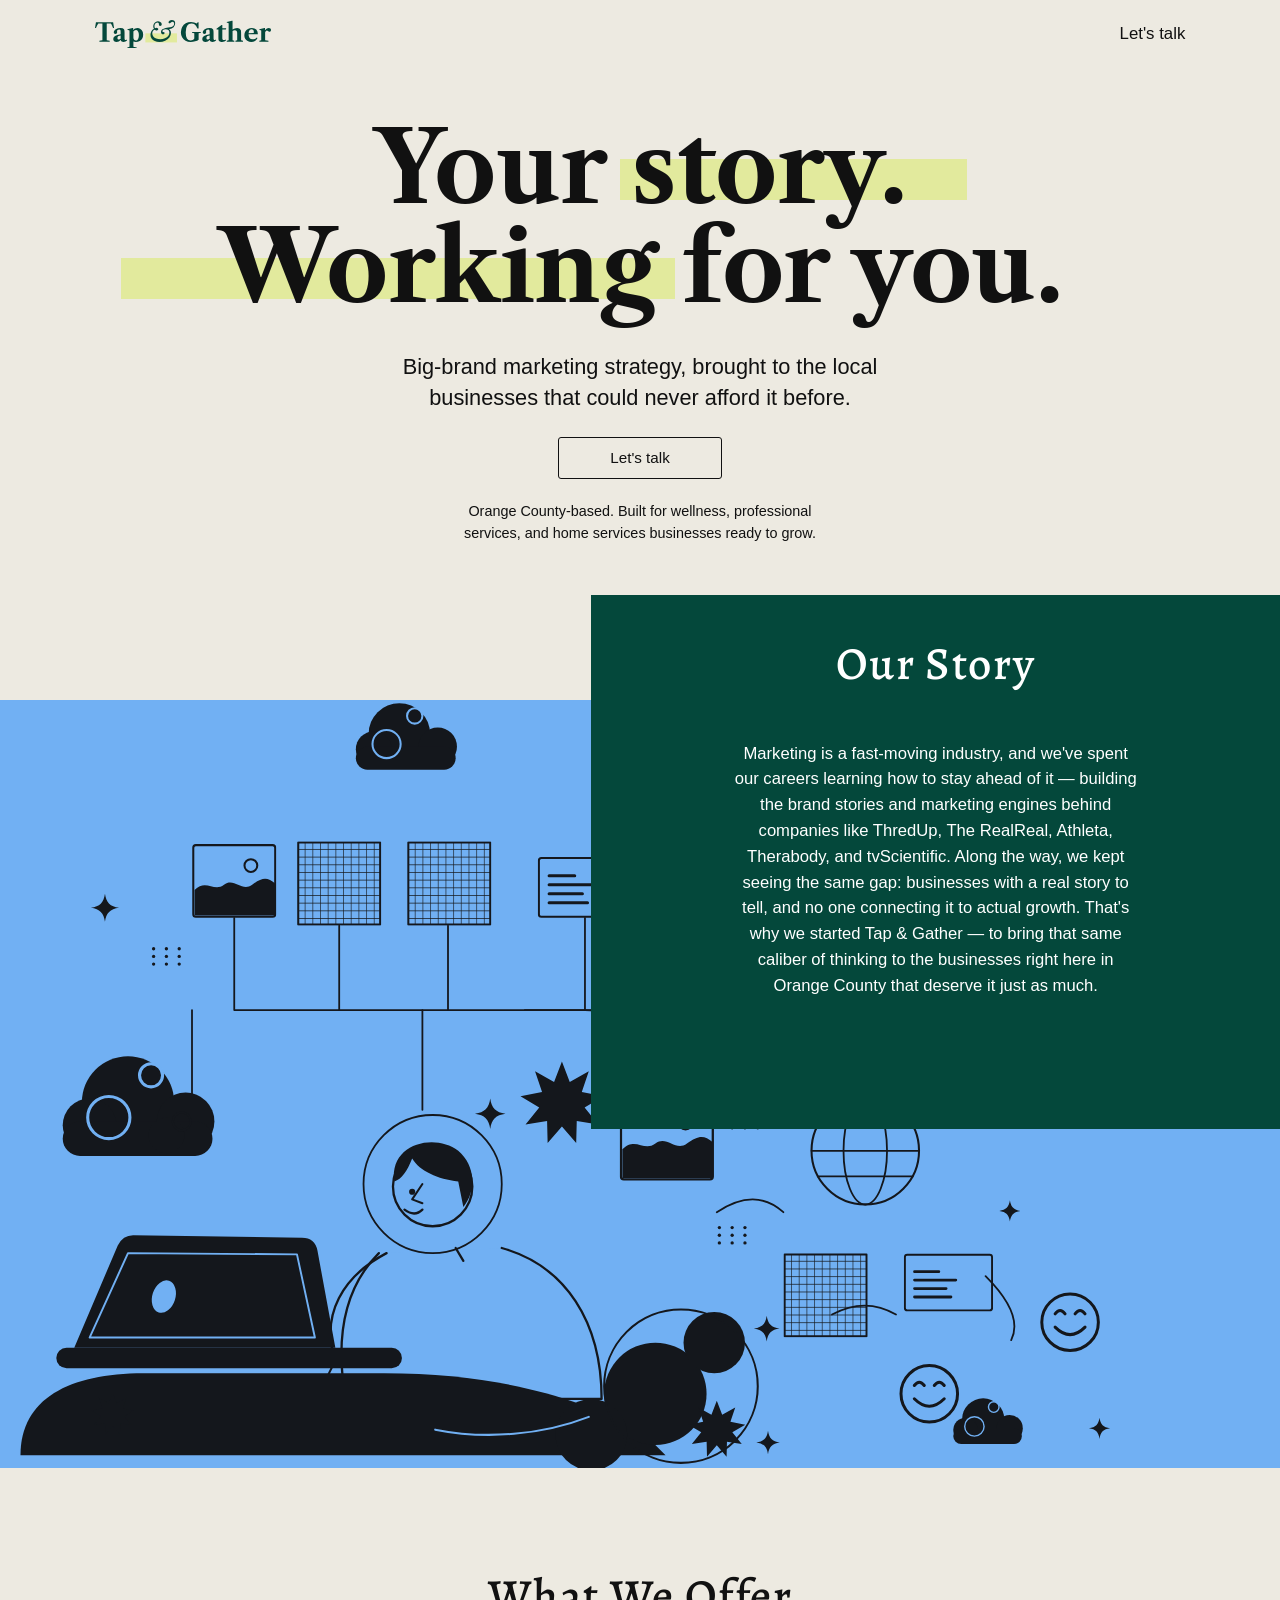
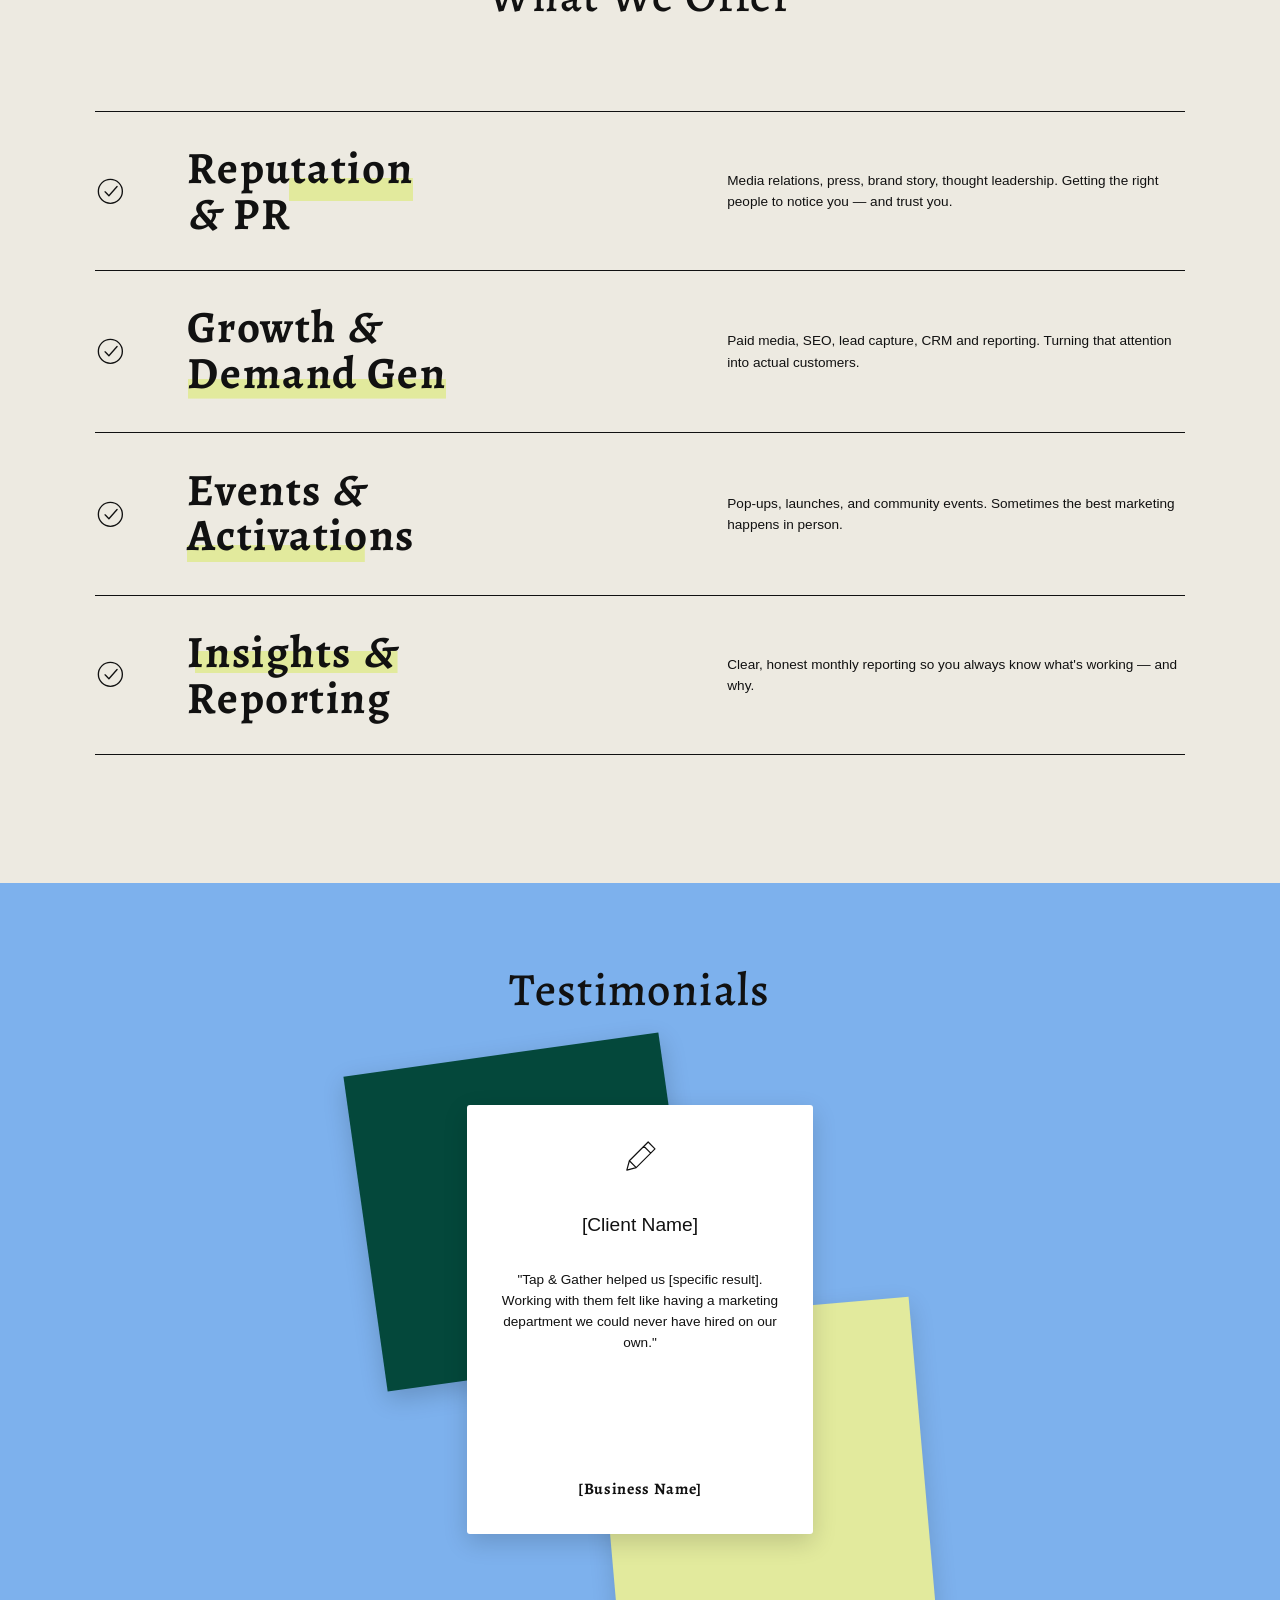
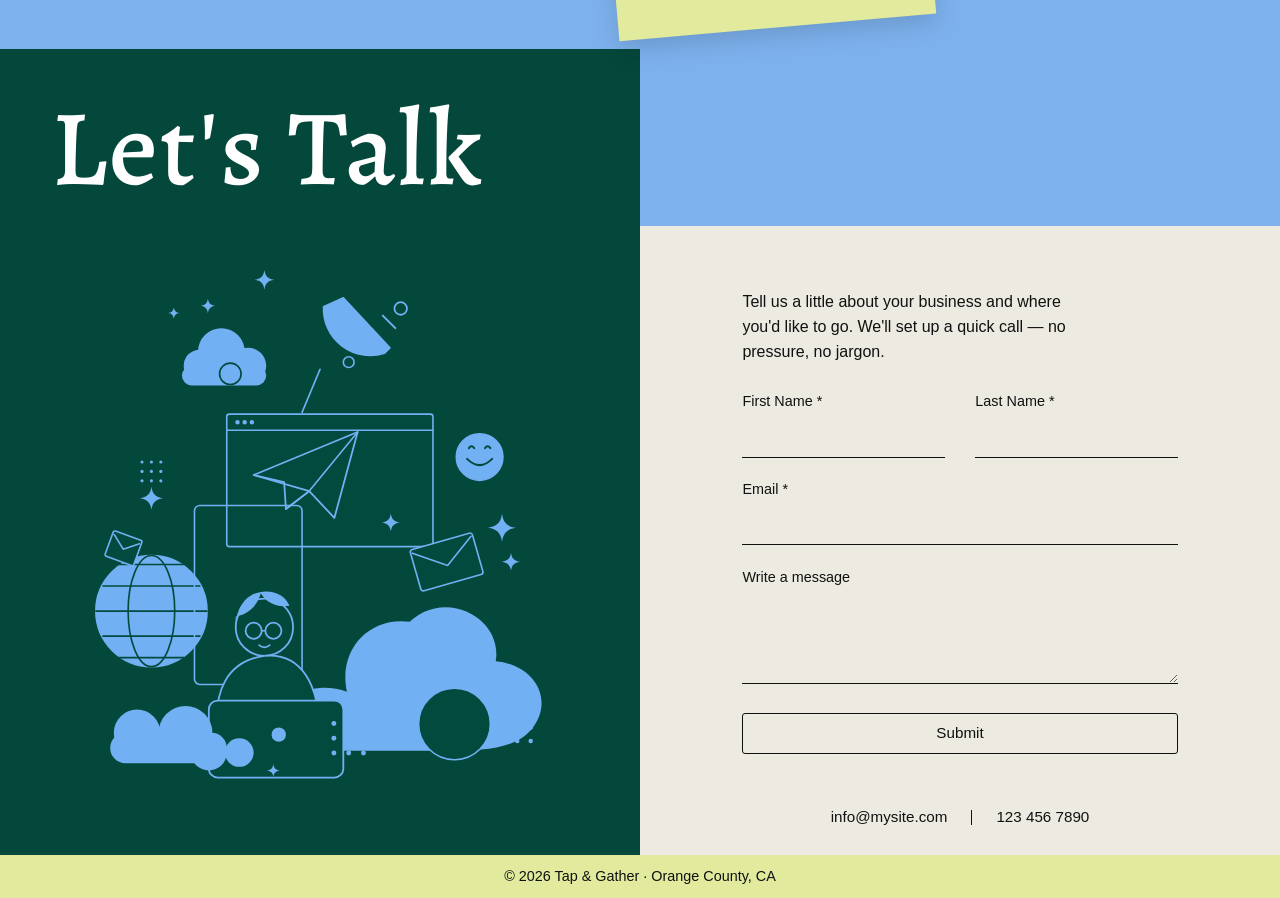
<file: index.html>
<!doctype html>
<html lang="en">
<head>
  <meta charset="utf-8">
  <meta name="viewport" content="width=device-width, initial-scale=1">
  <title>Tap &amp; Gather | Your story. Working for you.</title>
  <meta name="description" content="Big-brand marketing strategy for local businesses: PR, growth and events from an Orange County team.">
  <meta name="theme-color" content="#edeae1">
  <link rel="icon" href="favicon.ico" sizes="48x48">
  <link rel="icon" href="favicon.svg" type="image/svg+xml">
  <link rel="apple-touch-icon" href="apple-touch-icon.png">
  <link rel="preload" href="libre-caslon-text-latin-700-normal.woff2" as="font" type="font/woff2" crossorigin>
  <link rel="stylesheet" href="styles.css">
</head>
<body>
  <a class="skip-link" href="#main">Skip to content</a>

  <header class="site-header">
    <a class="logo" href="#top" aria-label="Tap &amp; Gather, home"><img src="logo-wordmark.svg" alt="" width="838" height="133"></a>
    <nav class="site-nav" aria-label="Main">
      <a href="#contact">Let's talk</a>
    </nav>
  </header>

  <main id="main">

    <!-- Hero -->
    <section class="hero" id="top">
      <h1 class="hero__title">
        <span class="hero__line">Your <span class="hero__hl hero__hl--r">story.</span></span>
        <span class="hero__line"><span class="hero__hl hero__hl--l">Working</span> <br class="hero__br">for you.</span>
      </h1>
      <p class="hero__sub">Big-brand marketing strategy, brought to the local businesses that could never afford it before.</p>
      <a class="btn btn--outline hero__cta" href="#contact">Let's talk</a>
      <p class="hero__note">Orange County-based. Built for wellness, professional services, and home services businesses ready to grow.</p>
    </section>

    <!-- Our Story -->
    <section class="story" aria-labelledby="story-title">
      <div class="story__card">
        <h2 id="story-title" class="h-section h-section--light">Our Story</h2>
        <p>Marketing is a fast-moving industry, and we've spent our careers learning how to stay ahead of it — building the brand stories and marketing engines behind companies like ThredUp, The RealReal, Athleta, Therabody, and tvScientific. Along the way, we kept seeing the same gap: businesses with a real story to tell, and no one connecting it to actual growth. That's why we started Tap &amp; Gather — to bring that same caliber of thinking to the businesses right here in Orange County that deserve it just as much.</p>
      </div>
      <div class="story__band">
        <img class="story__art" src="illustration-story.svg" alt="" width="900" height="620" loading="lazy">
      </div>
    </section>

    <!-- What We Offer -->
    <section class="offer" aria-labelledby="offer-title">
      <h2 id="offer-title" class="h-section">What We Offer</h2>
      <ul class="offer__list">
        <li class="offer__item">
          <svg class="offer__check" viewBox="0 0 32 32" aria-hidden="true"><circle cx="16" cy="16" r="12.500"/><path d="M10.500 16.500l4 4L23 11"/></svg>
          <h3 class="offer__name"><span class="hl hl--a">Reputation</span><br><span class="amp">&amp;</span> PR</h3>
          <p>Media relations, press, brand story, thought leadership. Getting the right people to notice you — and trust you.</p>
        </li>
        <li class="offer__item">
          <svg class="offer__check" viewBox="0 0 32 32" aria-hidden="true"><circle cx="16" cy="16" r="12.500"/><path d="M10.500 16.500l4 4L23 11"/></svg>
          <h3 class="offer__name">Growth <span class="amp">&amp;</span><br><span class="hl hl--b">Demand Gen</span></h3>
          <p>Paid media, SEO, lead capture, CRM and reporting. Turning that attention into actual customers.</p>
        </li>
        <li class="offer__item">
          <svg class="offer__check" viewBox="0 0 32 32" aria-hidden="true"><circle cx="16" cy="16" r="12.500"/><path d="M10.500 16.500l4 4L23 11"/></svg>
          <h3 class="offer__name">Events <span class="amp">&amp;</span><br><span class="hl hl--c">Activations</span></h3>
          <p>Pop-ups, launches, and community events. Sometimes the best marketing happens in person.</p>
        </li>
        <li class="offer__item">
          <svg class="offer__check" viewBox="0 0 32 32" aria-hidden="true"><circle cx="16" cy="16" r="12.500"/><path d="M10.500 16.500l4 4L23 11"/></svg>
          <h3 class="offer__name"><span class="hl hl--d">Insights <span class="amp">&amp;</span></span><br>Reporting</h3>
          <p>Clear, honest monthly reporting so you always know what's working — and why.</p>
        </li>
      </ul>
    </section>

    <!-- Testimonials -->
    <section class="testimonials" aria-labelledby="testimonials-title" aria-roledescription="carousel">
      <h2 id="testimonials-title" class="h-section">Testimonials</h2>

      <div class="testimonials__stage">
        <button class="arrow arrow--prev" type="button" aria-label="Previous testimonial">
          <svg viewBox="0 0 16 32" aria-hidden="true"><path d="M13 3L3 16l10 13"/></svg>
        </button>

        <div class="testimonials__frame">
          <span class="sq sq--green" aria-hidden="true"></span>
          <span class="sq sq--lime" aria-hidden="true"></span>

          <ul class="testimonials__slides" aria-live="polite">
            <li class="t-card" data-slide>
              <svg class="t-card__icon" viewBox="0 0 48 48" aria-hidden="true"><path d="M8 40l3-11L33 7l8 8L19 37 8 40Zm3-11l8 8M28 12l8 8M8 40l4.500-1.200"/></svg>
              <p class="t-card__name">[Client Name]</p>
              <p class="t-card__quote">"Tap &amp; Gather helped us [specific result]. Working with them felt like having a marketing department we could never have hired on our own."</p>
              <p class="t-card__biz">[Business Name]</p>
            </li>
          </ul>
        </div>

        <button class="arrow arrow--next" type="button" aria-label="Next testimonial">
          <svg viewBox="0 0 16 32" aria-hidden="true"><path d="M3 3l10 13L3 29"/></svg>
        </button>
      </div>
    </section>

    <!-- Contact -->
    <section class="contact" id="contact" aria-labelledby="contact-title">
      <div class="contact__left">
        <h2 id="contact-title" class="contact__title">Let's Talk</h2>
        <img class="contact__art" src="illustration-contact.svg" alt="" width="600" height="640" loading="lazy">
      </div>

      <div class="contact__right">
        <div class="contact__blue" aria-hidden="true"></div>
        <div class="contact__panel">
          <p class="contact__intro">Tell us a little about your business and where you'd like to go. We'll set up a quick call — no pressure, no jargon.</p>
          <form class="form" name="contact" method="POST" action="/thanks.html" data-netlify="true" netlify-honeypot="bot-field">
            <input type="hidden" name="form-name" value="contact">
            <p class="form__trap" aria-hidden="true">
              <label>Leave this empty <input name="bot-field" tabindex="-1" autocomplete="off"></label>
            </p>

            <div class="form__row">
              <div class="field">
                <label for="first-name">First Name <span aria-hidden="true">*</span></label>
                <input id="first-name" name="first-name" type="text" autocomplete="given-name" required>
              </div>
              <div class="field">
                <label for="last-name">Last Name <span aria-hidden="true">*</span></label>
                <input id="last-name" name="last-name" type="text" autocomplete="family-name" required>
              </div>
            </div>

            <div class="field">
              <label for="email">Email <span aria-hidden="true">*</span></label>
              <input id="email" name="email" type="email" autocomplete="email" required>
            </div>

            <div class="field field--message">
              <label for="message">Write a message</label>
              <textarea id="message" name="message" rows="3"></textarea>
            </div>

            <button class="btn btn--outline btn--block" type="submit">Submit</button>
            <p class="form__status" role="status" aria-live="polite" hidden></p>
          </form>

          <p class="contact__info">
            <a href="mailto:info@mysite.com">info@mysite.com</a>
            <span class="contact__sep" aria-hidden="true"></span>
            <a href="tel:+11234567890">123 456 7890</a>
          </p>
        </div>
      </div>
    </section>
  </main>

  <footer class="site-footer">
    <p>&copy; <span id="year">2026</span> Tap &amp; Gather &middot; Orange County, CA</p>
  </footer>

  <script src="script.js"></script>
</body>
</html>
</file>
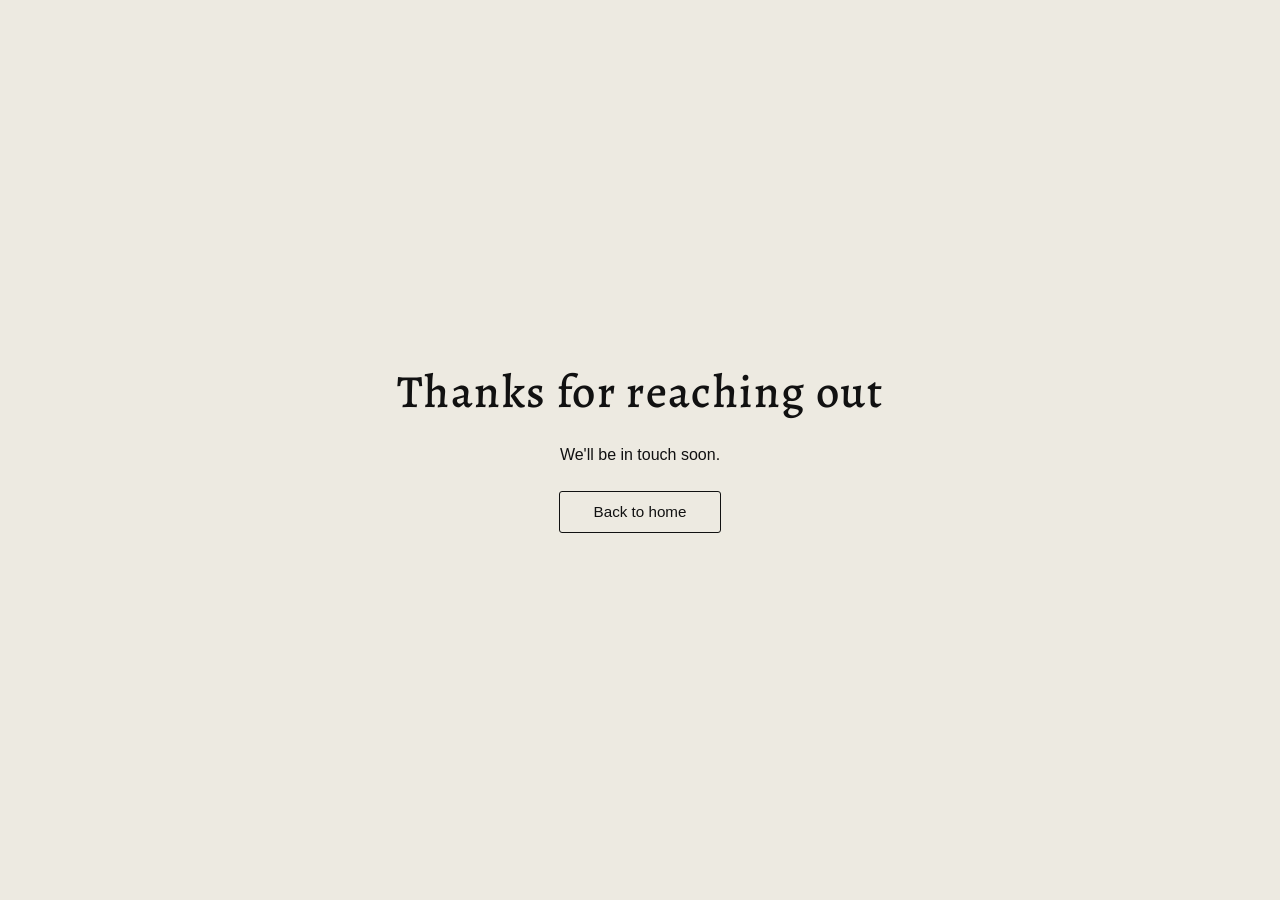
<file: thanks.html>
<!doctype html>
<html lang="en">
<head>
  <meta charset="utf-8">
  <meta name="viewport" content="width=device-width, initial-scale=1">
  <title>Thanks | Tap &amp; Gather</title>
  <meta name="robots" content="noindex">
  <link rel="icon" href="favicon.ico" sizes="48x48">
  <link rel="icon" href="favicon.svg" type="image/svg+xml">
  <link rel="apple-touch-icon" href="apple-touch-icon.png">
  <link rel="stylesheet" href="styles.css">
</head>
<body class="thanks">
  <main class="thanks__main">
    <h1 class="h-section">Thanks for reaching out</h1>
    <p>We'll be in touch soon.</p>
    <a class="btn btn--outline" href="/">Back to home</a>
  </main>
</body>
</html>
</file>
<file: styles.css>
/* ==========================================================================
   Tap & Gather — one-page site
   Palette, type and spacing tokens live at the top. Edit them here.
   ========================================================================== */

@font-face {
  font-family: "Libre Caslon Text";
  src: url("libre-caslon-text-latin-400-normal.woff2") format("woff2");
  font-weight: 400;
  font-display: swap;
}
@font-face {
  font-family: "Libre Caslon Text";
  src: url("libre-caslon-text-latin-700-normal.woff2") format("woff2");
  font-weight: 700;
  font-display: swap;
}
@font-face {
  font-family: "Alegreya";
  src: url("alegreya-latin-500-normal.woff2") format("woff2");
  font-weight: 500;
  font-display: swap;
}
@font-face {
  font-family: "Alegreya";
  src: url("alegreya-latin-700-normal.woff2") format("woff2");
  font-weight: 700;
  font-display: swap;
}

:root {
  --cream: #edeae1;
  --green: #04483b;
  --blue: #71b0f3;
  --blue-soft: #7db1ed;
  --lime: #e2ea9d;
  --ink: #111111;
  --white: #ffffff;

  --font-display: "Libre Caslon Text", "Iowan Old Style", Georgia, serif;
  --font-heading: "Alegreya", "Iowan Old Style", Georgia, serif;
  --font-body: "Helvetica Neue", Helvetica, Arial, sans-serif;

  --gutter: clamp(1.25rem, 7.4vw, 7rem);
  --header-h: 4.25rem;
}

*, *::before, *::after { box-sizing: border-box; }

html {
  scroll-behavior: smooth;
  scroll-padding-top: var(--header-h);
  -webkit-text-size-adjust: 100%;
}

body {
  margin: 0;
  background: var(--cream);
  color: var(--ink);
  font-family: var(--font-body);
  font-weight: 300;
  font-size: 1rem;
  line-height: 1.6;
  -webkit-font-smoothing: antialiased;
}

img, svg { display: block; max-width: 100%; }
a { color: inherit; }
p { margin: 0; }
ul { margin: 0; padding: 0; list-style: none; }
h1, h2, h3 { margin: 0; font-weight: 500; }

:focus-visible {
  outline: 2px solid var(--ink);
  outline-offset: 3px;
}
.contact__left :focus-visible,
.story__card :focus-visible { outline-color: var(--white); }

.skip-link {
  position: absolute;
  left: 1rem;
  top: -4rem;
  z-index: 100;
  padding: .6rem 1rem;
  background: var(--ink);
  color: var(--white);
  text-decoration: none;
}
.skip-link:focus { top: 1rem; }

/* --------------------------------------------------------------------------
   Shared bits
   -------------------------------------------------------------------------- */

.h-section {
  font-family: var(--font-heading);
  font-weight: 500;
  font-size: clamp(2rem, 3.6vw, 3.4rem);
  letter-spacing: .03em;
  line-height: 1.1;
  text-align: center;
}
.h-section--light { color: var(--white); }

.btn {
  display: inline-block;
  padding: .7em 2.2em;
  border: 1px solid var(--ink);
  border-radius: 3px;
  background: transparent;
  color: var(--ink);
  font: inherit;
  font-size: .95rem;
  font-weight: 300;
  line-height: 1.2;
  text-align: center;
  text-decoration: none;
  cursor: pointer;
  transition: background-color .2s ease, color .2s ease;
}
.btn:hover { background: var(--ink); color: var(--cream); }
.btn--block { display: block; width: 100%; }

/* --------------------------------------------------------------------------
   Header
   -------------------------------------------------------------------------- */

.site-header {
  position: sticky;
  top: 0;
  z-index: 50;
  display: flex;
  align-items: center;
  justify-content: space-between;
  gap: 1.5rem;
  min-height: var(--header-h);
  padding: 0 var(--gutter);
  background: var(--cream);
}

.logo { display: block; flex: none; line-height: 0; }
.logo img { display: block; height: 1.75rem; width: auto; }

.site-nav {
  display: flex;
  align-items: center;
  gap: clamp(1rem, 2.4vw, 2.2rem);
  font-size: 1.05rem;
}
.site-nav a { text-decoration: none; }
.site-nav a:hover { text-decoration: underline; text-underline-offset: 4px; }

/* --------------------------------------------------------------------------
   Hero
   -------------------------------------------------------------------------- */

.hero {
  padding: clamp(1.5rem, 4vw, 4rem) var(--gutter) 0;
  text-align: center;
}

.hero__title {
  isolation: isolate;
  font-family: var(--font-display);
  font-weight: 700;
  font-size: clamp(2.4rem, 7.6vw, 7.5rem);
  line-height: 1.02;
  letter-spacing: -.005em;
}

.hero__line {
  display: block;
  width: fit-content;
  margin-inline: auto;
}
.hero__br { display: none; }

/* Lime marker bar sits behind one word per line, overshooting the edge */
.hero__hl {
  position: relative;
  display: inline-block;
}
.hero__hl::before {
  content: "";
  position: absolute;
  z-index: -1;
  top: 40%;
  height: .42em;
  background: var(--lime);
}
.hero__hl--r::before { left: -4%; right: -22%; }
.hero__hl--l::before { left: -22%; right: -4%; }

.hero__sub {
  max-width: 44ch;
  margin: clamp(1.25rem, 2.6vw, 2.75rem) auto clamp(1rem, 1.8vw, 1.6rem);
  font-size: clamp(1.05rem, 1.7vw, 1.6rem);
  line-height: 1.45;
}

.hero__cta { padding-inline: 3.4em; }

.hero__note {
  max-width: 46ch;
  margin: 1.4rem auto 0;
  font-size: .9rem;
  line-height: 1.5;
}

/* --------------------------------------------------------------------------
   My Story
   A cream gap sits above the blue band; the green card straddles both.
   -------------------------------------------------------------------------- */

.story {
  position: relative;
  padding-top: clamp(2.5rem, 8.2vw, 8rem);
  margin-top: clamp(1.5rem, 4vw, 4rem);
}

.story__band {
  position: relative;
  height: clamp(26rem, 60vw, 56rem);
  background: var(--blue);
  overflow: hidden;
}
.story__art {
  position: absolute;
  left: 0;
  bottom: 0;
  width: min(90%, 76rem);
  height: auto;
}

.story__card {
  position: absolute;
  z-index: 2;
  top: 0;
  right: 0;
  width: 53.8%;
  min-height: clamp(18rem, 41.7vw, 40rem);
  padding: clamp(1.5rem, 3.4vw, 3.4rem) clamp(1.5rem, 6vw, 6rem);
  background: var(--green);
  color: var(--white);
  text-align: center;
}
.story__card p {
  max-width: 44ch;
  margin: clamp(1.5rem, 4vw, 4rem) auto 0;
  font-size: clamp(1rem, 1.3vw, 1.3rem);
  line-height: 1.55;
}

/* --------------------------------------------------------------------------
   What I Offer
   -------------------------------------------------------------------------- */

.offer {
  padding: clamp(3.5rem, 8vw, 8rem) var(--gutter) clamp(4rem, 10vw, 10rem);
}

.offer__list {
  margin-top: clamp(2.5rem, 7vw, 7rem);
  border-bottom: 1px solid var(--ink);
}

.offer__item {
  display: grid;
  grid-template-columns: 8.5% 1fr 42%;
  align-items: center;
  padding: clamp(1.25rem, 2.6vw, 2.75rem) 0;
  border-top: 1px solid var(--ink);
}

.offer__check {
  width: clamp(1.5rem, 2.4vw, 2.25rem);
  height: auto;
  fill: none;
  stroke: var(--ink);
  stroke-width: 1.4;
  stroke-linecap: round;
  stroke-linejoin: round;
}

.offer__name {
  font-family: var(--font-heading);
  font-weight: 700;
  font-size: clamp(1.7rem, 3.5vw, 3.3rem);
  line-height: 1.02;
  letter-spacing: .035em;
  max-width: 6.6em;
}
.offer__name .amp { font-style: italic; margin-right: .06em; }

.offer__item p {
  font-size: clamp(.85rem, 1.05vw, 1.05rem);
  line-height: 1.55;
}

/* Lime marker strokes: each one sits differently, like a hand-swiped highlighter */
.hl {
  background-repeat: no-repeat;
  background-image: linear-gradient(var(--lime), var(--lime));
  background-size: var(--hl-w, 100%) var(--hl-h, 38%);
  background-position: var(--hl-x, 0) var(--hl-y, 96%);
  padding-bottom: .08em;
}
.hl--a { --hl-w: 55%; --hl-x: 100%; --hl-y: 100%; --hl-h: 36%; }
.hl--b { --hl-w: 108%; --hl-x: -4% ; --hl-y: 100%; --hl-h: 40%; display: inline-block; }
.hl--c { --hl-w: 78%; --hl-x: 0; --hl-y: 100%; --hl-h: 34%; display: inline-block; }
.hl--d { --hl-w: 96%; --hl-x: 100%; --hl-y: 70%; --hl-h: 34%; }

/* --------------------------------------------------------------------------
   Testimonials
   -------------------------------------------------------------------------- */

.testimonials {
  padding: clamp(3rem, 6.4vw, 6.5rem) var(--gutter) clamp(4rem, 9vw, 9rem);
  background: var(--blue-soft);
}

.testimonials__stage {
  display: flex;
  align-items: center;
  justify-content: space-between;
  margin-top: clamp(3.75rem, 7vw, 6.5rem);
}

.testimonials__frame {
  position: relative;
  width: clamp(16.5rem, 27vw, 26rem);
  margin-inline: auto;
}

.sq { position: absolute; z-index: 0; }
.sq--green {
  width: 92%;
  aspect-ratio: 1;
  left: -30%;
  top: -12%;
  background: var(--green);
  transform: rotate(-8deg);
  box-shadow: 0 .5rem 1.5rem rgb(0 0 0 / .18);
}
.sq--lime {
  width: 92%;
  aspect-ratio: 1;
  right: -32%;
  bottom: -22%;
  background: var(--lime);
  transform: rotate(-5deg);
  box-shadow: 0 .5rem 1.5rem rgb(0 0 0 / .14);
}

.testimonials__slides { position: relative; z-index: 1; }

.t-card {
  display: flex;
  flex-direction: column;
  align-items: center;
  min-height: clamp(20rem, 33.5vw, 32rem);
  padding: clamp(1.5rem, 2.4vw, 2.4rem) clamp(1.25rem, 2.2vw, 2.4rem);
  background: var(--white);
  border-radius: 3px;
  box-shadow: 0 .5rem 1.5rem rgb(0 0 0 / .16);
  text-align: center;
}
.t-card[hidden] { display: none; }
.t-card:not([hidden]) { animation: swap .35s ease; }

.t-card__icon {
  width: clamp(2rem, 3.2vw, 3rem);
  fill: none;
  stroke: var(--ink);
  stroke-width: 1.4;
  stroke-linecap: round;
  stroke-linejoin: round;
}
.t-card__name {
  margin-top: clamp(1.25rem, 2.6vw, 2.5rem);
  font-size: clamp(1.05rem, 1.5vw, 1.4rem);
  font-weight: 300;
}
.t-card__quote {
  margin-top: clamp(1rem, 2.2vw, 2.2rem);
  font-size: clamp(.85rem, 1.05vw, 1.05rem);
  line-height: 1.55;
}
.t-card__biz {
  margin-top: auto;
  padding-top: 1.25rem;
  font-family: var(--font-heading);
  font-weight: 700;
  font-size: 1rem;
  letter-spacing: .04em;
}

@keyframes swap {
  from { opacity: 0; transform: translateY(.5rem); }
  to   { opacity: 1; transform: none; }
}

.arrow {
  position: relative;
  z-index: 3;
  flex: none;
  display: grid;
  place-items: center;
  width: 2.75rem;
  height: 2.75rem;
  padding: 0;
  border: 0;
  background: transparent;
  color: var(--ink);
  cursor: pointer;
}
.arrow svg {
  width: .9rem;
  height: 1.8rem;
  fill: none;
  stroke: currentColor;
  stroke-width: 1.4;
  stroke-linecap: round;
  stroke-linejoin: round;
}
.arrow[hidden] { display: none; }
.arrow:hover { opacity: .55; }

/* --------------------------------------------------------------------------
   Contact
   -------------------------------------------------------------------------- */

.contact {
  display: grid;
  grid-template-columns: 1fr 1fr;
  background: var(--cream);
}

.contact__left {
  padding: clamp(1.5rem, 3.4vw, 3.5rem) clamp(1.25rem, 4vw, 4rem) clamp(1.5rem, 3vw, 3rem);
  background: var(--green);
}
.contact__title {
  font-family: var(--font-heading);
  font-weight: 500;
  font-size: clamp(3.2rem, 8.4vw, 8.5rem);
  letter-spacing: .02em;
  line-height: 1.05;
  color: var(--white);
}
.contact__art {
  width: min(100%, 34rem);
  height: auto;
  margin-top: clamp(1rem, 3vw, 3rem);
}

.contact__right {
  display: flex;
  flex-direction: column;
}
.contact__blue {
  flex: 0 0 22%;
  min-height: 5rem;
  background: var(--blue-soft);
}
.contact__panel {
  flex: 1;
  display: flex;
  flex-direction: column;
  justify-content: center;
  padding: clamp(2rem, 5vw, 5rem) clamp(1.5rem, 8vw, 8rem);
}

.contact__intro {
  max-width: 40ch;
  margin-bottom: clamp(1.25rem, 2vw, 2rem);
  line-height: 1.55;
}

.form { display: grid; gap: clamp(1rem, 1.6vw, 1.5rem); }
.form__row { display: grid; grid-template-columns: 1fr 1fr; gap: clamp(1rem, 2.4vw, 2.5rem); }
.form__trap { position: absolute; left: -9999px; }

.field { display: flex; flex-direction: column; }
.field label { font-size: .9rem; }
.field input,
.field textarea {
  width: 100%;
  padding: .55rem 0;
  border: 0;
  border-bottom: 1px solid var(--ink);
  border-radius: 0;
  background: transparent;
  color: var(--ink);
  font: inherit;
  font-weight: 300;
  resize: vertical;
}
.field input:focus-visible,
.field textarea:focus-visible {
  outline: 0;
  border-bottom-width: 2px;
  margin-bottom: -1px;
}
.field--message textarea { min-height: 5.5rem; }

.form .btn { margin-top: .5rem; }
.form__status {
  text-align: center;
  font-size: .95rem;
}
.form__status[data-state="error"] { color: #8a1f11; }

.contact__info {
  display: flex;
  justify-content: center;
  align-items: center;
  gap: 1.5rem;
  margin-top: clamp(2rem, 4vw, 4rem);
  font-size: .95rem;
}
.contact__info a { text-decoration: none; }
.contact__info a:hover { text-decoration: underline; }
.contact__sep { width: 1px; height: 1em; background: var(--ink); }

/* --------------------------------------------------------------------------
   Footer
   -------------------------------------------------------------------------- */

.site-footer {
  padding: .6rem var(--gutter);
  background: var(--lime);
  text-align: center;
  font-size: .9rem;
}

/* --------------------------------------------------------------------------
   Thank-you page
   -------------------------------------------------------------------------- */

.thanks__main {
  display: grid;
  justify-items: center;
  gap: 1.5rem;
  min-height: 100vh;
  align-content: center;
  padding: 2rem;
  text-align: center;
}

/* --------------------------------------------------------------------------
   Tablet & mobile
   -------------------------------------------------------------------------- */

@media (max-width: 860px) {
  /* Story: card sits above the illustration */
  .story { padding-top: 0; margin-top: 2rem; }
  .story__card {
    position: static;
    width: 100%;
    min-height: 0;
    padding: 2.5rem 1.5rem 3rem;
  }
  .story__card p { margin-top: 1.5rem; font-size: 1.05rem; }
  .story__band { height: auto; aspect-ratio: 900 / 620; }
  .story__art { width: 100%; }

  /* Offer: description drops under the title */
  .offer__item {
    grid-template-columns: 2.75rem 1fr;
    row-gap: .75rem;
    align-items: start;
  }
  .offer__check { margin-top: .5rem; }
  .offer__item p { grid-column: 2; }

  /* Contact: stack */
  .contact { grid-template-columns: 1fr; }
  .contact__right { order: 2; }
  .contact__blue { flex-basis: 4rem; min-height: 4rem; }
  .contact__art { width: min(100%, 26rem); margin-inline: auto; }
  .contact__panel { padding: 2.5rem 1.5rem 3rem; }
}

@media (max-width: 560px) {
  .hero__title { font-size: 13.4vw; }
  .hero__br { display: inline; }
  .site-header { padding-block: .75rem; }
  .site-nav { gap: 1rem; font-size: .95rem; }
  .logo img { height: 1.45rem; }
  .form__row { grid-template-columns: 1fr; }
  .testimonials__stage { gap: .25rem; margin-top: 4rem; }
  .arrow { width: 2rem; }
  .testimonials__frame { width: min(70vw, 17rem); }
  .sq--green { left: -12%; top: -8%; }
  .sq--lime { right: -12%; }
  .contact__info { flex-direction: column; gap: .5rem; }
  .contact__sep { display: none; }
}

@media (prefers-reduced-motion: reduce) {
  html { scroll-behavior: auto; }
  .t-card:not([hidden]) { animation: none; }
  .btn { transition: none; }
}
</file>
